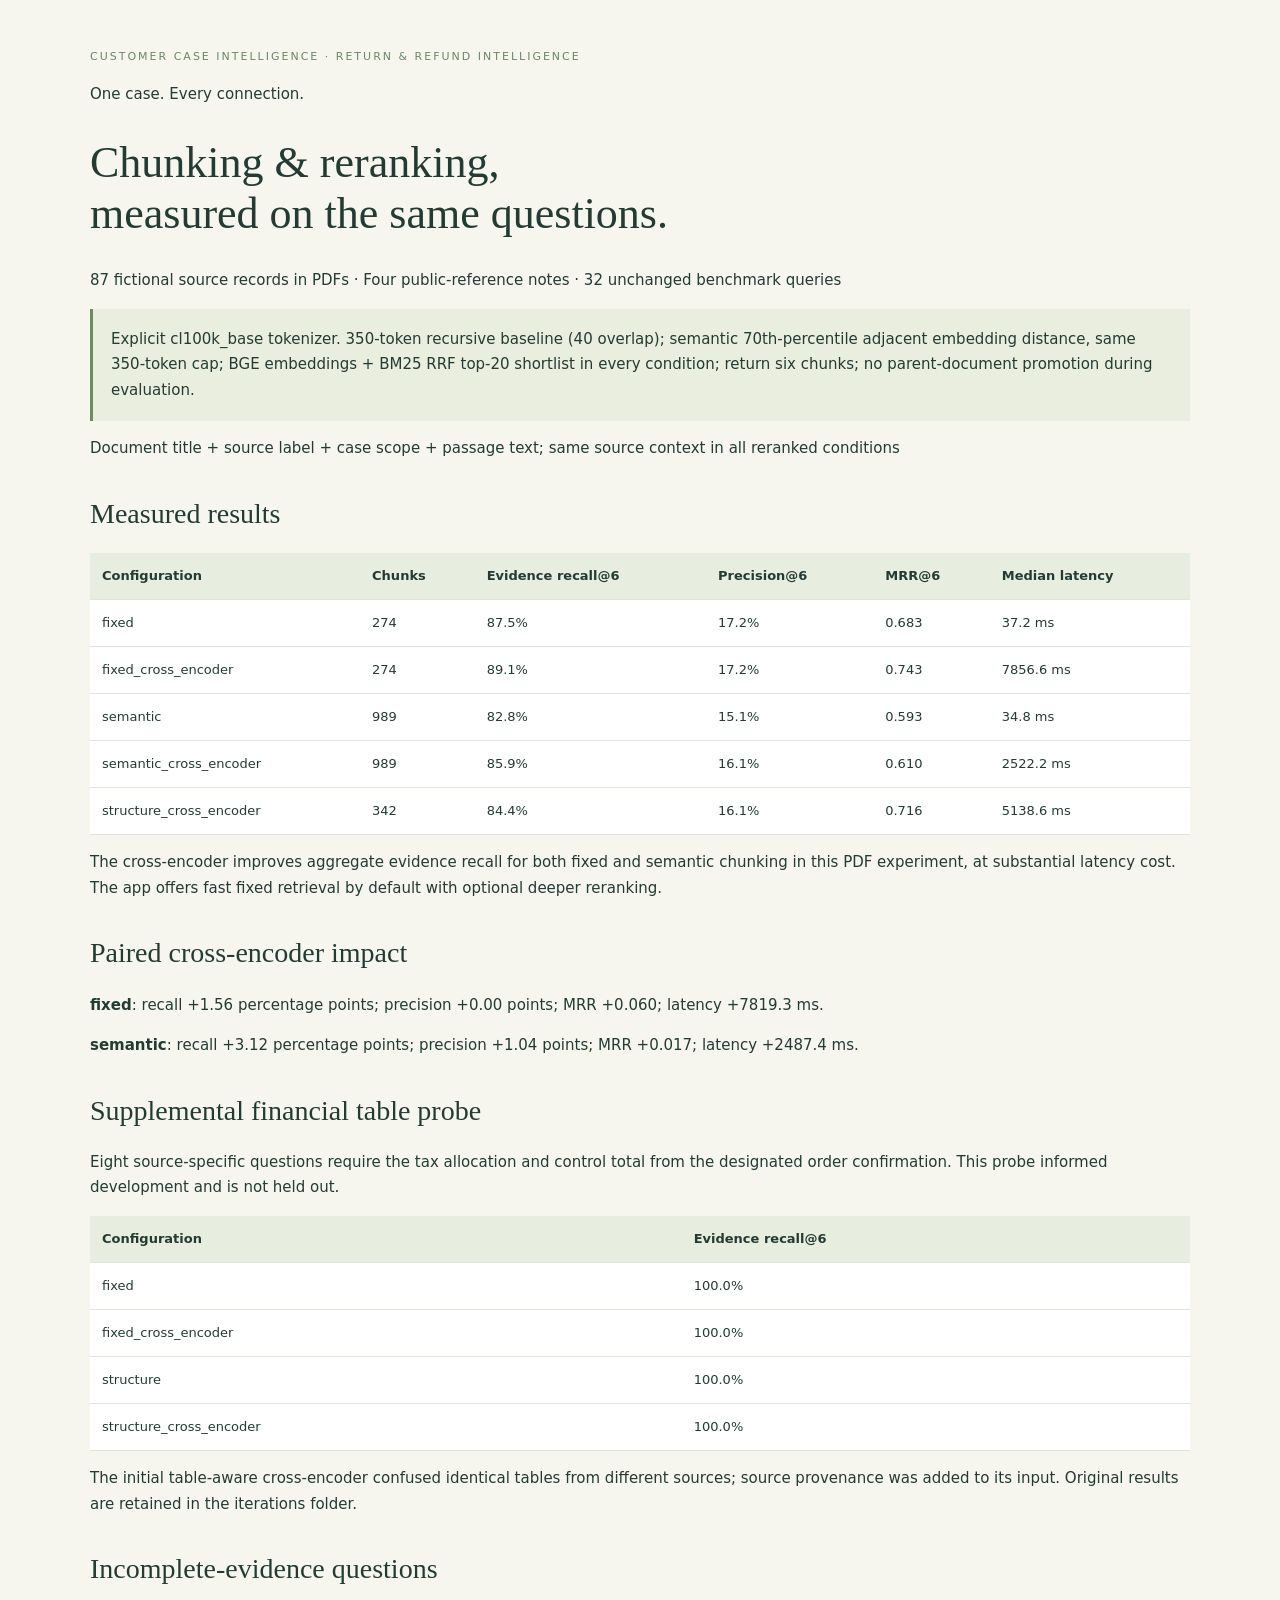
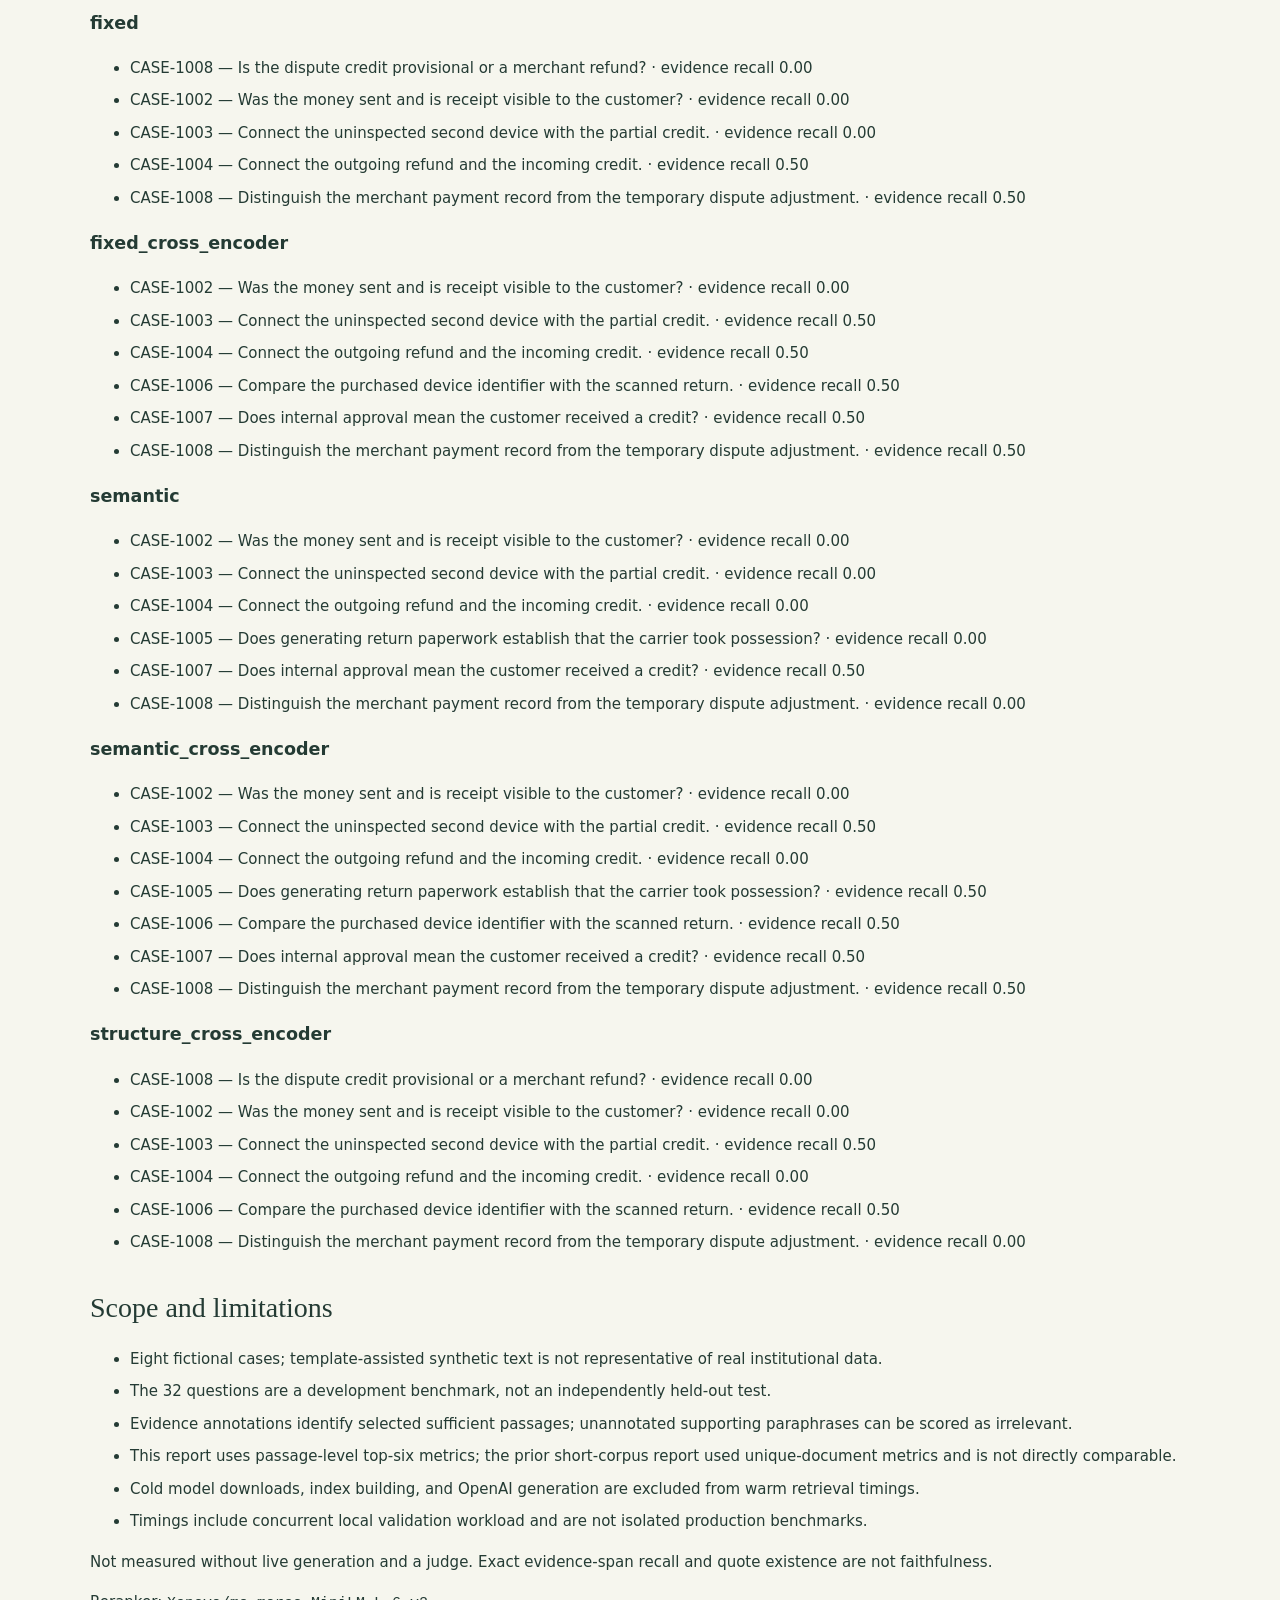
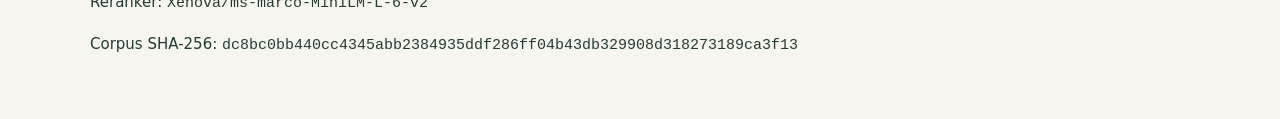
<file: docs/comparison-report.html>
<!doctype html><html lang="en"><meta charset="utf-8"><meta name="viewport" content="width=device-width,initial-scale=1"><title>Customer Case Intelligence — Return &amp; Refund Intelligence · Comparison report</title><style>body{font:15px/1.7 system-ui,sans-serif;background:#f6f6ee;color:#243b34;margin:0;padding:48px}main{max-width:1100px;margin:auto}h1{font:44px Georgia,serif}h2{font:28px Georgia,serif;margin-top:36px}.eyebrow{font-size:11px;letter-spacing:2px;color:#6b8868}table{border-collapse:collapse;width:100%;background:white;font-size:13px}th,td{text-align:left;padding:12px;border-bottom:1px solid #e0e5d7}th{background:#e7eedf}.note{background:#e9eedf;border-left:3px solid #6d8c61;padding:18px}code{overflow-wrap:anywhere}li{margin-bottom:7px}@media print{body{padding:10px;background:white}tr{break-inside:avoid}h2,h3{break-after:avoid}}</style><main><div class="eyebrow">CUSTOMER CASE INTELLIGENCE · RETURN &amp; REFUND INTELLIGENCE</div><p>One case. Every connection.</p><h1>Chunking & reranking,<br>measured on the same questions.</h1><p>87 fictional source records in PDFs · Four public-reference notes · 32 unchanged benchmark queries</p><div class="note">Explicit cl100k_base tokenizer. 350-token recursive baseline (40 overlap); semantic 70th-percentile adjacent embedding distance, same 350-token cap; BGE embeddings + BM25 RRF top-20 shortlist in every condition; return six chunks; no parent-document promotion during evaluation.</div><p>Document title + source label + case scope + passage text; same source context in all reranked conditions</p><h2>Measured results</h2><table><thead><tr><th>Configuration</th><th>Chunks</th><th>Evidence recall@6</th><th>Precision@6</th><th>MRR@6</th><th>Median latency</th></tr></thead><tbody><tr><td>fixed</td><td>274</td><td>87.5%</td><td>17.2%</td><td>0.683</td><td>37.2 ms</td></tr><tr><td>fixed_cross_encoder</td><td>274</td><td>89.1%</td><td>17.2%</td><td>0.743</td><td>7856.6 ms</td></tr><tr><td>semantic</td><td>989</td><td>82.8%</td><td>15.1%</td><td>0.593</td><td>34.8 ms</td></tr><tr><td>semantic_cross_encoder</td><td>989</td><td>85.9%</td><td>16.1%</td><td>0.610</td><td>2522.2 ms</td></tr><tr><td>structure_cross_encoder</td><td>342</td><td>84.4%</td><td>16.1%</td><td>0.716</td><td>5138.6 ms</td></tr></tbody></table><p>The cross-encoder improves aggregate evidence recall for both fixed and semantic chunking in this PDF experiment, at substantial latency cost. The app offers fast fixed retrieval by default with optional deeper reranking.</p><h2>Paired cross-encoder impact</h2><p><strong>fixed</strong>: recall +1.56 percentage points; precision +0.00 points; MRR +0.060; latency +7819.3 ms.</p><p><strong>semantic</strong>: recall +3.12 percentage points; precision +1.04 points; MRR +0.017; latency +2487.4 ms.</p><h2>Supplemental financial table probe</h2><p>Eight source-specific questions require the tax allocation and control total from the designated order confirmation. This probe informed development and is not held out.</p><table><tr><th>Configuration</th><th>Evidence recall@6</th></tr><tr><td>fixed</td><td>100.0%</td></tr><tr><td>fixed_cross_encoder</td><td>100.0%</td></tr><tr><td>structure</td><td>100.0%</td></tr><tr><td>structure_cross_encoder</td><td>100.0%</td></tr></table><p>The initial table-aware cross-encoder confused identical tables from different sources; source provenance was added to its input. Original results are retained in the iterations folder.</p><h2>Incomplete-evidence questions</h2><h3>fixed</h3><ul><li>CASE-1008 — Is the dispute credit provisional or a merchant refund? · evidence recall 0.00</li><li>CASE-1002 — Was the money sent and is receipt visible to the customer? · evidence recall 0.00</li><li>CASE-1003 — Connect the uninspected second device with the partial credit. · evidence recall 0.00</li><li>CASE-1004 — Connect the outgoing refund and the incoming credit. · evidence recall 0.50</li><li>CASE-1008 — Distinguish the merchant payment record from the temporary dispute adjustment. · evidence recall 0.50</li></ul><h3>fixed_cross_encoder</h3><ul><li>CASE-1002 — Was the money sent and is receipt visible to the customer? · evidence recall 0.00</li><li>CASE-1003 — Connect the uninspected second device with the partial credit. · evidence recall 0.50</li><li>CASE-1004 — Connect the outgoing refund and the incoming credit. · evidence recall 0.50</li><li>CASE-1006 — Compare the purchased device identifier with the scanned return. · evidence recall 0.50</li><li>CASE-1007 — Does internal approval mean the customer received a credit? · evidence recall 0.50</li><li>CASE-1008 — Distinguish the merchant payment record from the temporary dispute adjustment. · evidence recall 0.50</li></ul><h3>semantic</h3><ul><li>CASE-1002 — Was the money sent and is receipt visible to the customer? · evidence recall 0.00</li><li>CASE-1003 — Connect the uninspected second device with the partial credit. · evidence recall 0.00</li><li>CASE-1004 — Connect the outgoing refund and the incoming credit. · evidence recall 0.00</li><li>CASE-1005 — Does generating return paperwork establish that the carrier took possession? · evidence recall 0.00</li><li>CASE-1007 — Does internal approval mean the customer received a credit? · evidence recall 0.50</li><li>CASE-1008 — Distinguish the merchant payment record from the temporary dispute adjustment. · evidence recall 0.00</li></ul><h3>semantic_cross_encoder</h3><ul><li>CASE-1002 — Was the money sent and is receipt visible to the customer? · evidence recall 0.00</li><li>CASE-1003 — Connect the uninspected second device with the partial credit. · evidence recall 0.50</li><li>CASE-1004 — Connect the outgoing refund and the incoming credit. · evidence recall 0.00</li><li>CASE-1005 — Does generating return paperwork establish that the carrier took possession? · evidence recall 0.50</li><li>CASE-1006 — Compare the purchased device identifier with the scanned return. · evidence recall 0.50</li><li>CASE-1007 — Does internal approval mean the customer received a credit? · evidence recall 0.50</li><li>CASE-1008 — Distinguish the merchant payment record from the temporary dispute adjustment. · evidence recall 0.50</li></ul><h3>structure_cross_encoder</h3><ul><li>CASE-1008 — Is the dispute credit provisional or a merchant refund? · evidence recall 0.00</li><li>CASE-1002 — Was the money sent and is receipt visible to the customer? · evidence recall 0.00</li><li>CASE-1003 — Connect the uninspected second device with the partial credit. · evidence recall 0.50</li><li>CASE-1004 — Connect the outgoing refund and the incoming credit. · evidence recall 0.00</li><li>CASE-1006 — Compare the purchased device identifier with the scanned return. · evidence recall 0.50</li><li>CASE-1008 — Distinguish the merchant payment record from the temporary dispute adjustment. · evidence recall 0.00</li></ul><h2>Scope and limitations</h2><ul><li>Eight fictional cases; template-assisted synthetic text is not representative of real institutional data.</li><li>The 32 questions are a development benchmark, not an independently held-out test.</li><li>Evidence annotations identify selected sufficient passages; unannotated supporting paraphrases can be scored as irrelevant.</li><li>This report uses passage-level top-six metrics; the prior short-corpus report used unique-document metrics and is not directly comparable.</li><li>Cold model downloads, index building, and OpenAI generation are excluded from warm retrieval timings.</li><li>Timings include concurrent local validation workload and are not isolated production benchmarks.</li></ul><p>Not measured without live generation and a judge. Exact evidence-span recall and quote existence are not faithfulness.</p><p>Reranker: <code>Xenova/ms-marco-MiniLM-L-6-v2</code></p><p>Corpus SHA-256: <code>dc8bc0bb440cc4345abb2384935ddf286ff04b43db329908d318273189ca3f13</code></p></main></html>
</file>
